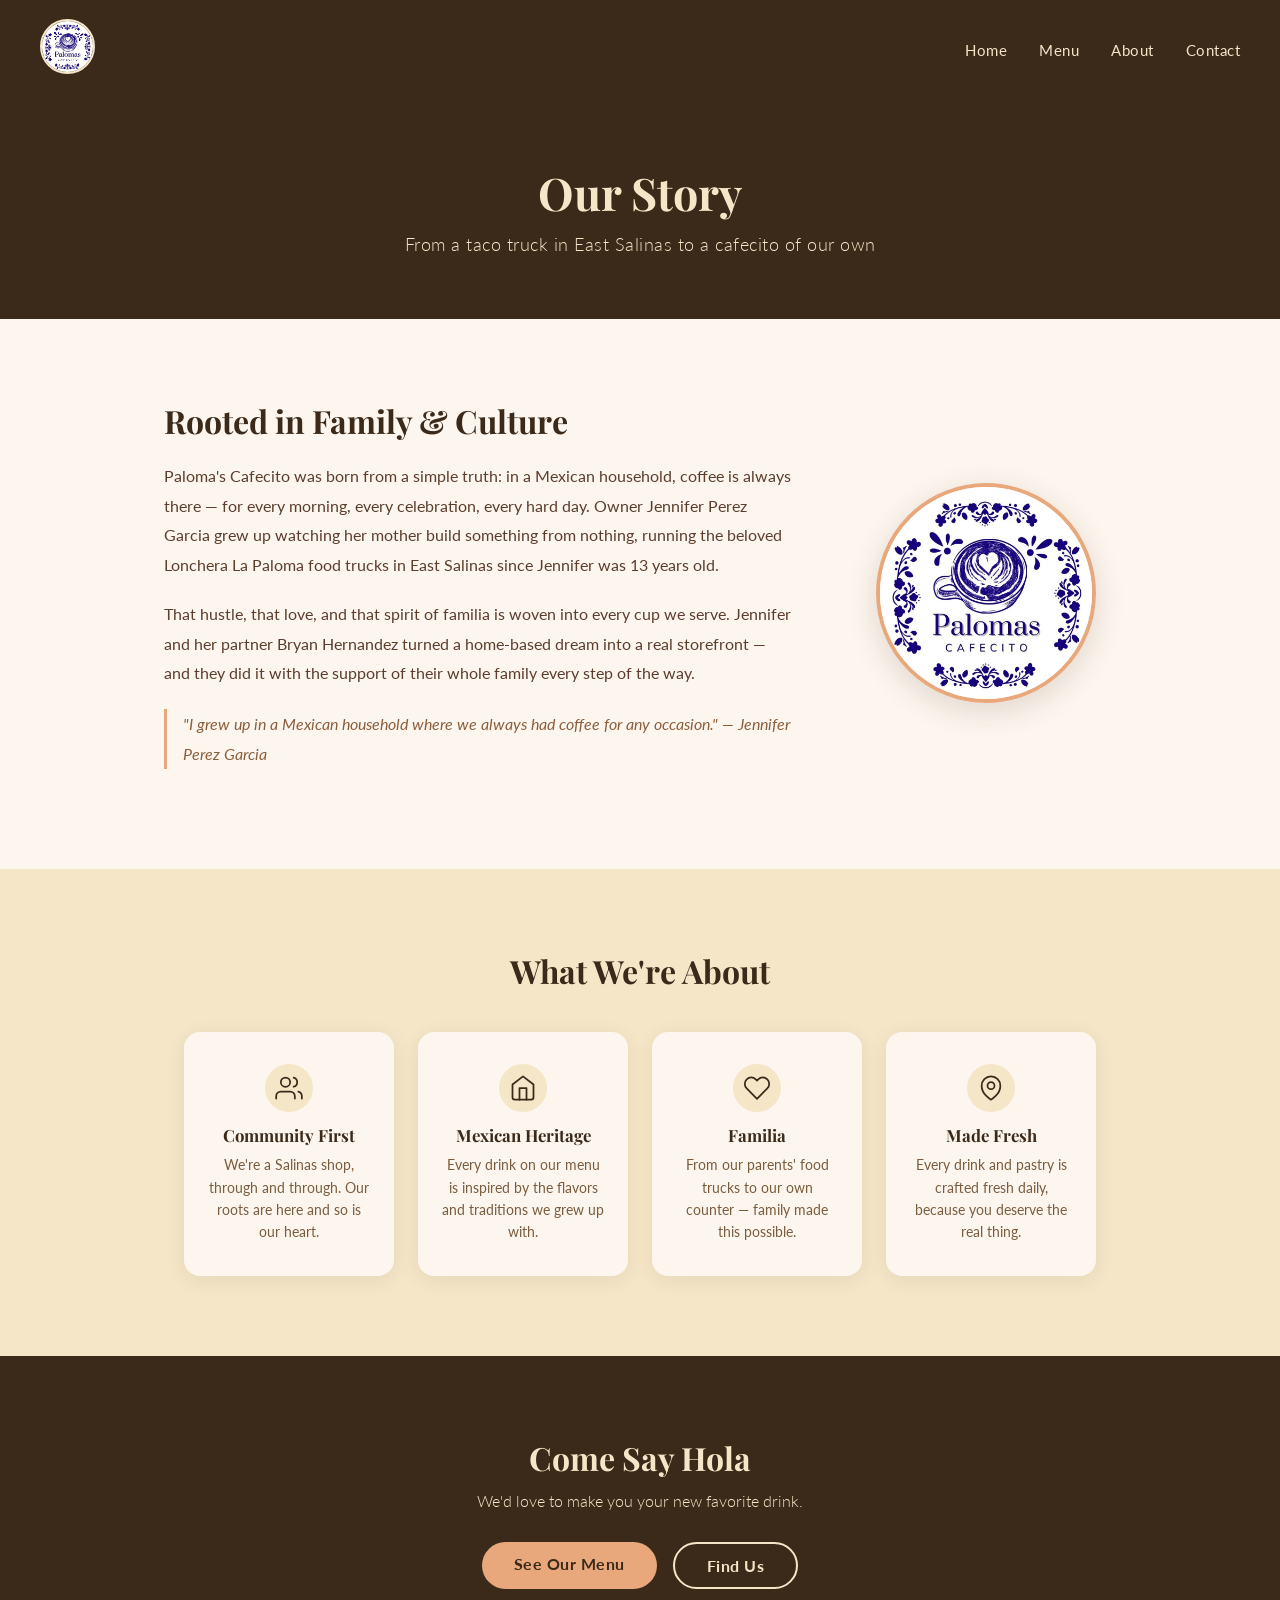
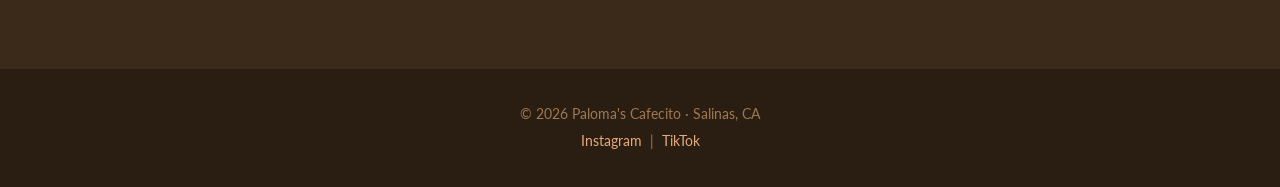
<file: about.html>
<!DOCTYPE html>
<html lang="en">
<head>
  <meta charset="UTF-8" />
  <meta name="viewport" content="width=device-width, initial-scale=1.0" />
  <title>About — Paloma's Cafecito</title>
  <link rel="stylesheet" href="style.css" />
  <link href="https://fonts.googleapis.com/css2?family=Playfair+Display:wght@400;700&family=Lato:wght@300;400;700&display=swap" rel="stylesheet" />
</head>
<body>

  <!-- NAVBAR -->
  <nav class="navbar">
    <div class="logo">
      <img src="images/palomas_cafecito_logo.jpg" alt="Paloma's Cafecito Logo" class="nav-logo" />
    </div>
    <button class="hamburger" id="hamburger">
      <span></span>
      <span></span>
      <span></span>
    </button>
    <ul class="nav-links" id="nav-links">
      <li><a href="index.html">Home</a></li>
      <li><a href="menu.html">Menu</a></li>
      <li><a href="about.html">About</a></li>
      <li><a href="contact.html">Contact</a></li>
    </ul>
  </nav>

  <!-- PAGE HEADER -->
  <section class="page-header">
    <h1>Our Story</h1>
    <p>From a taco truck in East Salinas to a cafecito of our own</p>
  </section>

  <!-- STORY SECTION -->
  <section class="about-section">
    <div class="container about-grid">
      <div class="about-text">
        <h2>Rooted in Family & Culture</h2>
        <p>
          Paloma's Cafecito was born from a simple truth: in a Mexican household,
          coffee is always there — for every morning, every celebration, every hard day.
          Owner Jennifer Perez Garcia grew up watching her mother build something from
          nothing, running the beloved Lonchera La Paloma food trucks in East Salinas
          since Jennifer was 13 years old.
        </p>
        <p>
          That hustle, that love, and that spirit of familia is woven into every cup
          we serve. Jennifer and her partner Bryan Hernandez turned a home-based dream
          into a real storefront — and they did it with the support of their whole family
          every step of the way.
        </p>
        <p>
          "I grew up in a Mexican household where we always had coffee for any occasion."
          — Jennifer Perez Garcia
        </p>
      </div>
      <div class="about-logo-block">
        <img src="images/palomas_cafecito_logo.jpg" alt="Paloma's Cafecito" class="about-logo-img" />
      </div>
    </div>
  </section>

  <!-- VALUES SECTION -->
  <section class="values-section">
    <div class="container">
      <h2>What We're About</h2>
      <div class="values-grid">
        <div class="value-card">
          <div class="icon" id="icon-community-val"></div>
          <h3>Community First</h3>
          <p>We're a Salinas shop, through and through. Our roots are here and so is our heart.</p>
        </div>
        <div class="value-card">
          <div class="icon" id="icon-heritage-val"></div>
          <h3>Mexican Heritage</h3>
          <p>Every drink on our menu is inspired by the flavors and traditions we grew up with.</p>
        </div>
        <div class="value-card">
          <div class="icon" id="icon-familia-val"></div>
          <h3>Familia</h3>
          <p>From our parents' food trucks to our own counter — family made this possible.</p>
        </div>
        <div class="value-card">
          <div class="icon" id="icon-fresh-val"></div>
          <h3>Made Fresh</h3>
          <p>Every drink and pastry is crafted fresh daily, because you deserve the real thing.</p>
        </div>
      </div>
    </div>
  </section>

  <!-- CTA -->
  <section class="about-cta">
    <div class="container">
      <h2>Come Say Hola</h2>
      <p>We'd love to make you your new favorite drink.</p>
      <div class="cta-buttons">
        <a href="menu.html" class="btn">See Our Menu</a>
        <a href="contact.html" class="btn btn-outline-light">Find Us</a>
      </div>
    </div>
  </section>

  <!-- FOOTER -->
  <footer>
    <p>© 2026 Paloma's Cafecito · Salinas, CA</p>
    <p>
      <a href="https://www.instagram.com/palomascafecito/" target="_blank">Instagram</a> &nbsp;|&nbsp;
      <a href="https://www.tiktok.com/@palomascafecito" target="_blank">TikTok</a>
    </p>
  </footer>

  <script src="icons.js"></script>
  <script src="script.js"></script>
</body>
</html>
</file>
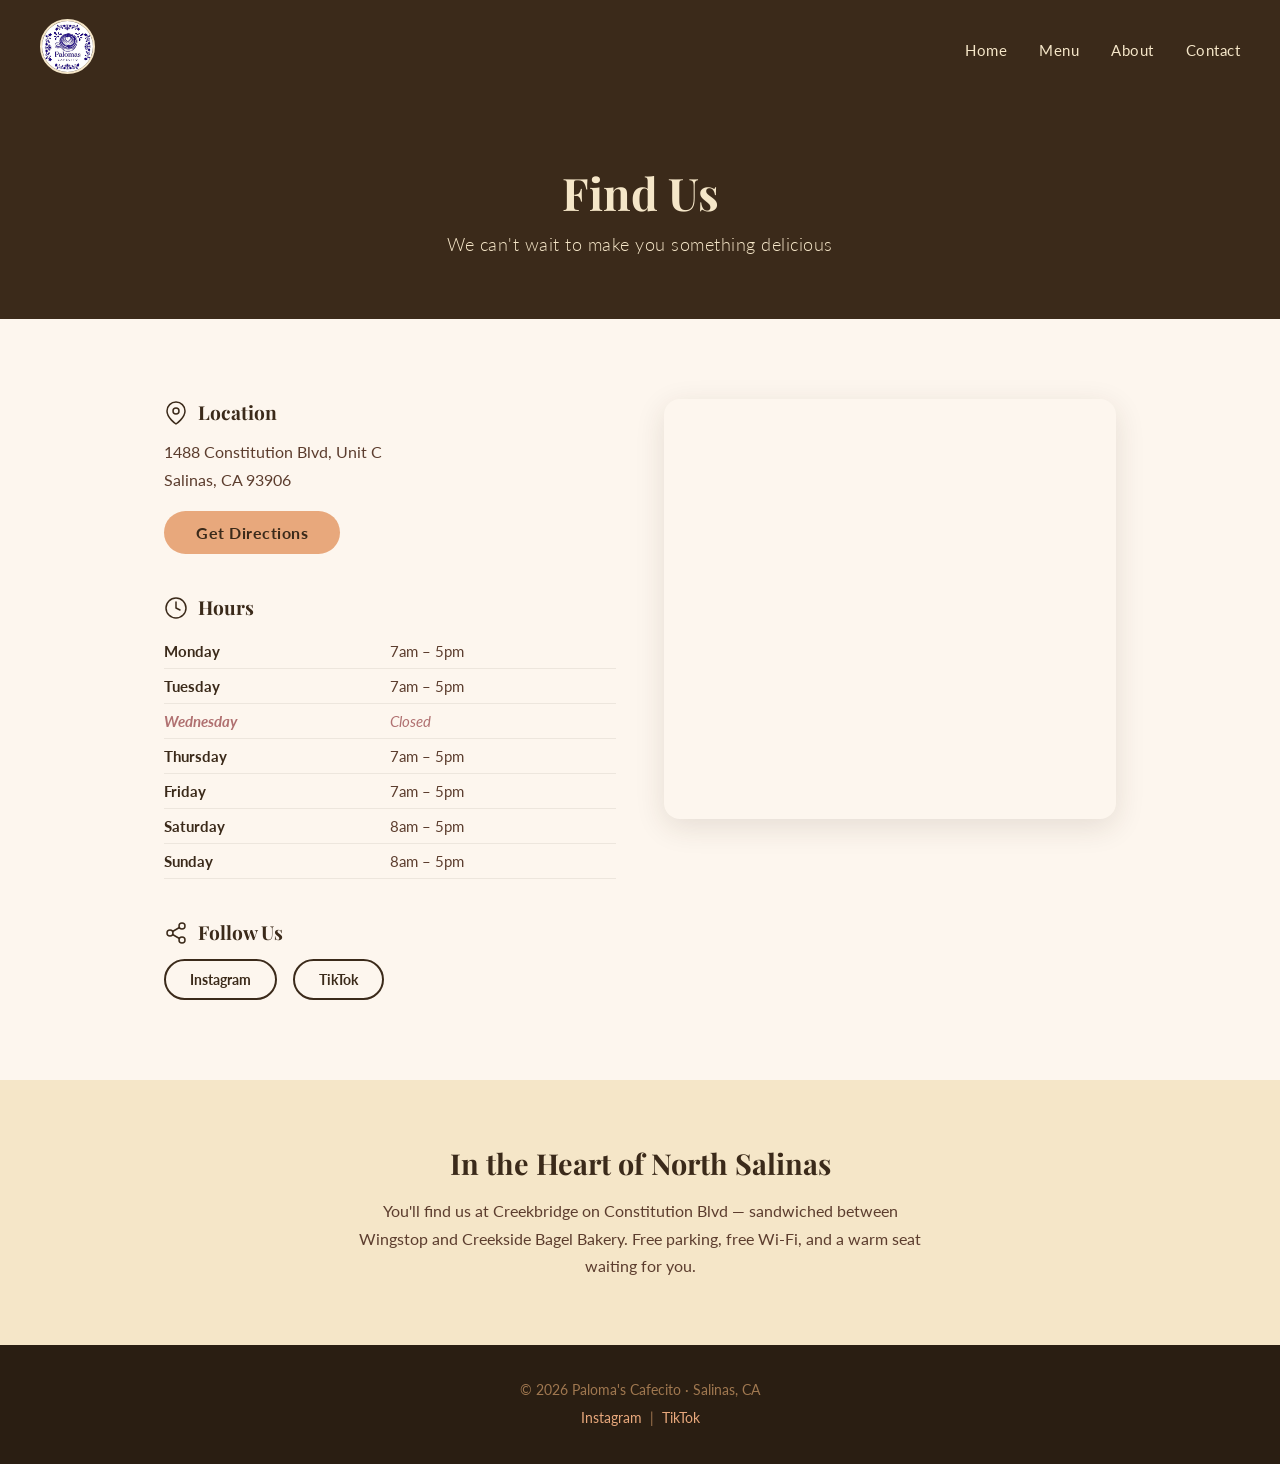
<file: contact.html>
<!DOCTYPE html>
<html lang="en">
<head>
  <meta charset="UTF-8" />
  <meta name="viewport" content="width=device-width, initial-scale=1.0" />
  <title>Contact — Paloma's Cafecito</title>
  <link rel="stylesheet" href="style.css" />
  <link href="https://fonts.googleapis.com/css2?family=Playfair+Display:wght@400;700&family=Lato:wght@300;400;700&display=swap" rel="stylesheet" />
</head>
<body>

  <!-- NAVBAR -->
  <nav class="navbar">
    <div class="logo">
      <img src="images/palomas_cafecito_logo.jpg" alt="Paloma's Cafecito Logo" class="nav-logo" />
    </div>
    <button class="hamburger" id="hamburger">
      <span></span>
      <span></span>
      <span></span>
    </button>
    <ul class="nav-links" id="nav-links">
      <li><a href="index.html">Home</a></li>
      <li><a href="menu.html">Menu</a></li>
      <li><a href="about.html">About</a></li>
      <li><a href="contact.html">Contact</a></li>
    </ul>
  </nav>

  <!-- PAGE HEADER -->
  <section class="page-header">
    <h1>Find Us</h1>
    <p>We can't wait to make you something delicious</p>
  </section>

  <!-- CONTACT GRID -->
  <section class="contact-section">
    <div class="container contact-grid">

      <!-- LEFT: INFO -->
      <div class="contact-info">

        <div class="contact-block">
          <h3><span class="contact-icon" id="icon-location"></span> Location</h3>
          <p>1488 Constitution Blvd, Unit C<br />Salinas, CA 93906</p>
          <a href="https://maps.google.com/?q=1488+Constitution+Blvd+Unit+C+Salinas+CA" target="_blank" class="btn" style="margin-top:1rem; display:inline-block;">Get Directions</a>
        </div>

        <div class="contact-block">
          <h3><span class="contact-icon" id="icon-clock"></span> Hours</h3>
          <table class="hours-table">
            <tr><td>Monday</td><td>7am – 5pm</td></tr>
            <tr><td>Tuesday</td><td>7am – 5pm</td></tr>
            <tr class="closed"><td>Wednesday</td><td>Closed</td></tr>
            <tr><td>Thursday</td><td>7am – 5pm</td></tr>
            <tr><td>Friday</td><td>7am – 5pm</td></tr>
            <tr><td>Saturday</td><td>8am – 5pm</td></tr>
            <tr><td>Sunday</td><td>8am – 5pm</td></tr>
          </table>
        </div>

        <div class="contact-block">
          <h3><span class="contact-icon" id="icon-social"></span> Follow Us</h3>
          <div class="social-links">
            <a href="https://www.instagram.com/palomascafecito/" target="_blank" class="social-btn">Instagram</a>
            <a href="https://www.tiktok.com/@palomascafecito" target="_blank" class="social-btn">TikTok</a>
          </div>
        </div>

      </div>

      <!-- RIGHT: MAP -->
      <div class="contact-map">
        <iframe
          src="https://www.google.com/maps/embed?pb=!1m18!1m12!1m3!1d3179.784!2d-121.6430!3d36.7060!2m3!1f0!2f0!3f0!3m2!1i1024!2i768!4f13.1!3m3!1m2!1s0x808de86b2f3e1e4f%3A0x1!2s1488+Constitution+Blvd%2C+Salinas%2C+CA+93906!5e0!3m2!1sen!2sus!4v1"
          width="100%"
          height="100%"
          style="border:0; border-radius: 16px;"
          allowfullscreen=""
          loading="lazy"
          referrerpolicy="no-referrer-when-downgrade">
        </iframe>
      </div>

    </div>
  </section>

  <!-- NEIGHBORHOOD NOTE -->
  <section class="neighborhood">
    <div class="container">
      <h2>In the Heart of North Salinas</h2>
      <p>
        You'll find us at Creekbridge on Constitution Blvd — sandwiched between
        Wingstop and Creekside Bagel Bakery. Free parking, free Wi-Fi, and a
        warm seat waiting for you.
      </p>
    </div>
  </section>

  <!-- FOOTER -->
  <footer>
    <p>© 2026 Paloma's Cafecito · Salinas, CA</p>
    <p>
      <a href="https://www.instagram.com/palomascafecito/" target="_blank">Instagram</a> &nbsp;|&nbsp;
      <a href="https://www.tiktok.com/@palomascafecito" target="_blank">TikTok</a>
    </p>
  </footer>

  <script src="icons.js"></script>
  <script src="script.js"></script>
</body>
</html>
</file>
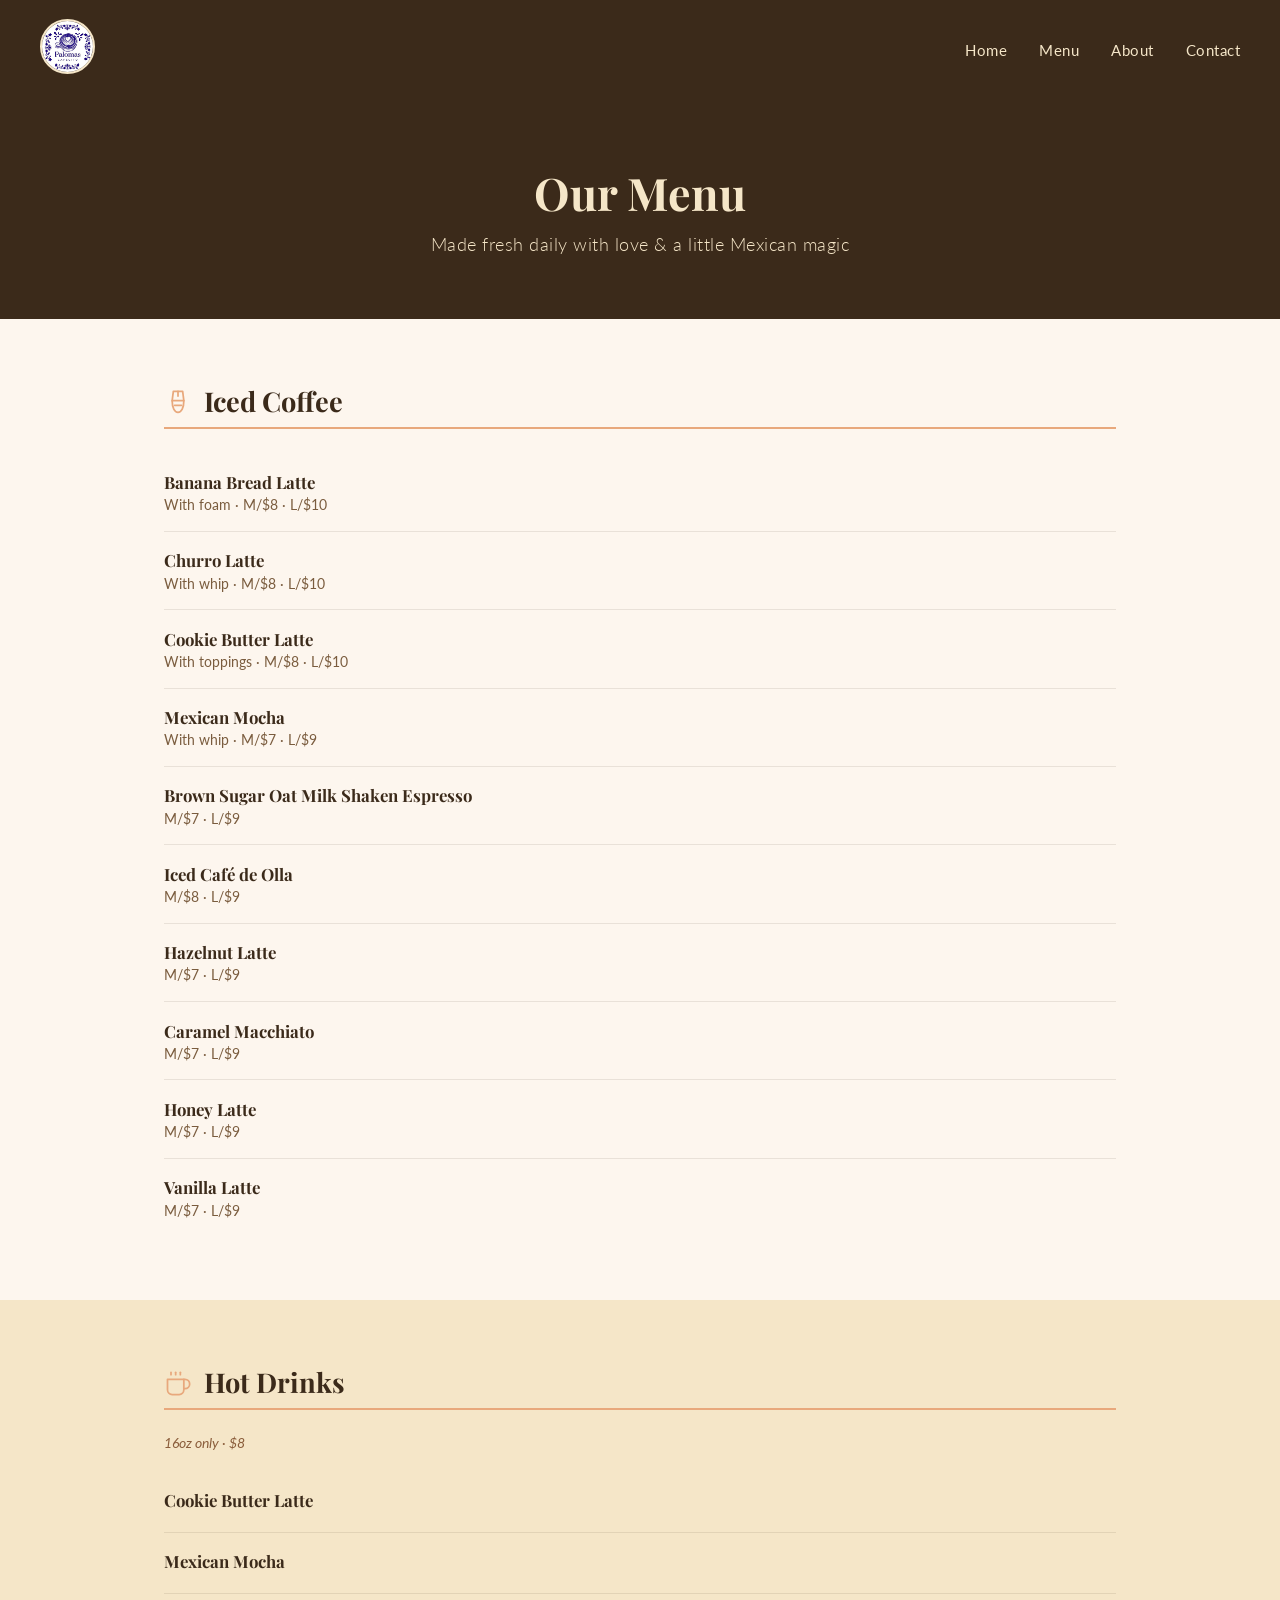
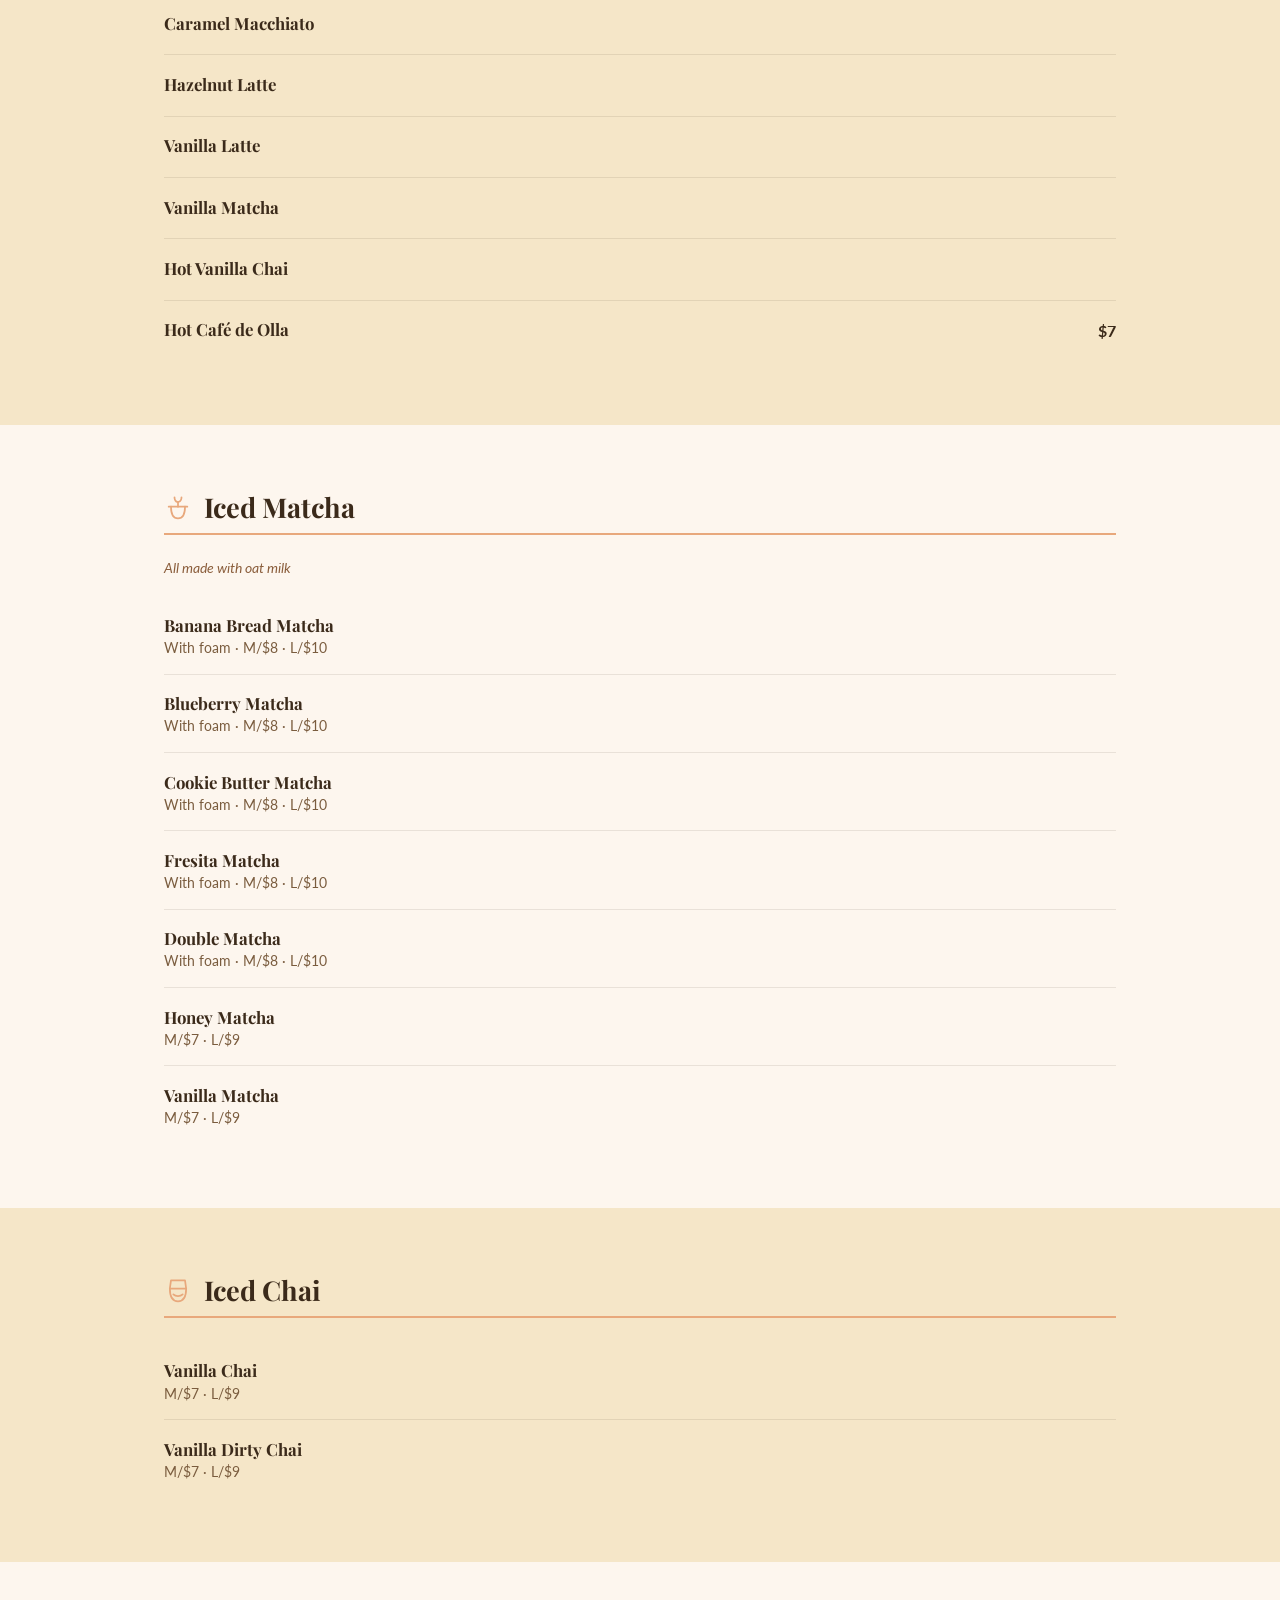
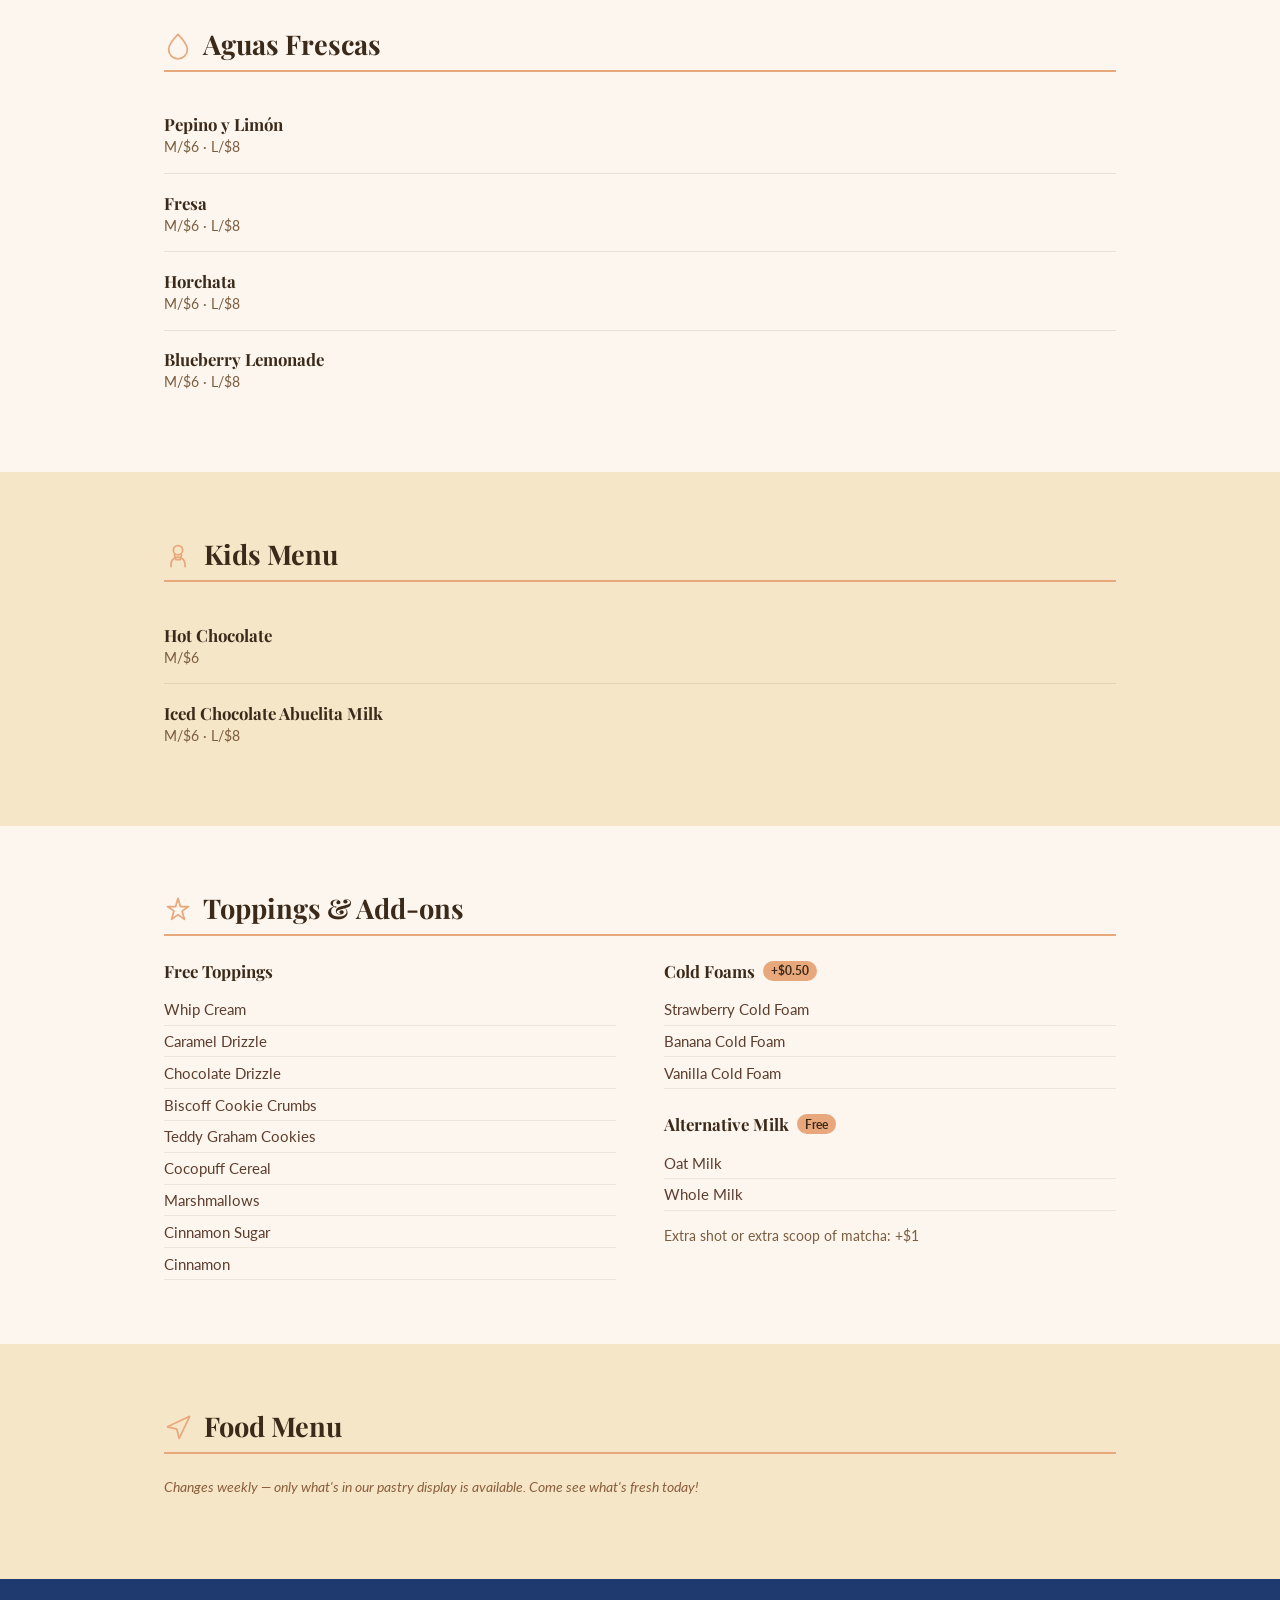
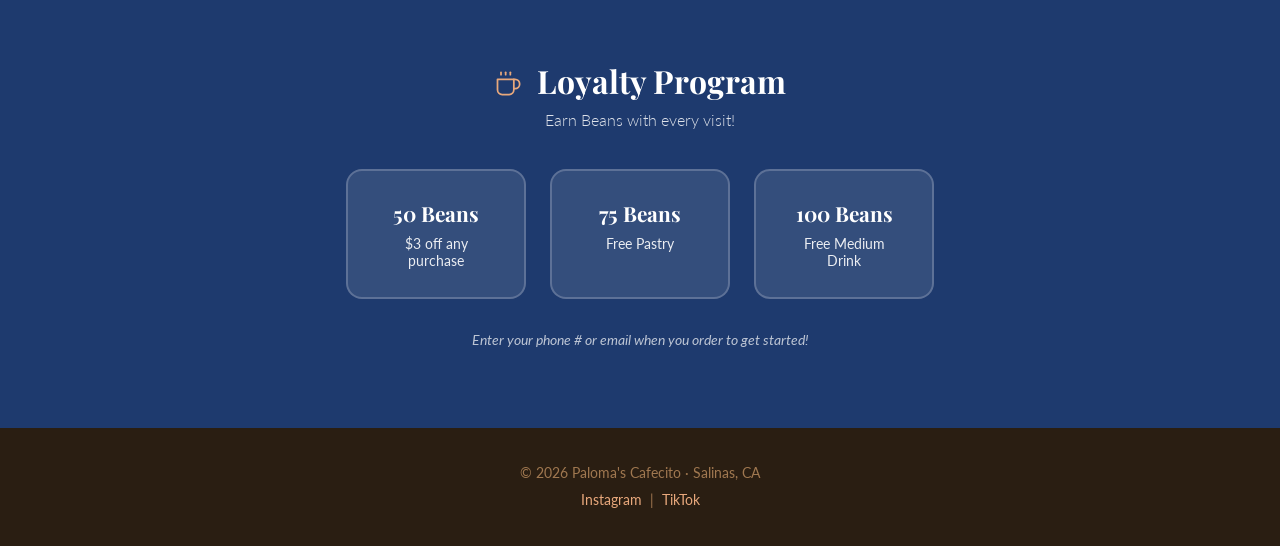
<file: menu.html>
<!DOCTYPE html>
<html lang="en">
<head>
  <meta charset="UTF-8" />
  <meta name="viewport" content="width=device-width, initial-scale=1.0" />
  <title>Menu — Paloma's Cafecito</title>
  <link rel="stylesheet" href="style.css" />
  <link href="https://fonts.googleapis.com/css2?family=Playfair+Display:wght@400;700&family=Lato:wght@300;400;700&display=swap" rel="stylesheet" />
</head>
<body>

  <!-- NAVBAR -->
  <nav class="navbar">
    <div class="logo">
      <img src="images/palomas_cafecito_logo.jpg" alt="Paloma's Cafecito Logo" class="nav-logo" />
    </div>
    <button class="hamburger" id="hamburger">
      <span></span>
      <span></span>
      <span></span>
    </button>
    <ul class="nav-links" id="nav-links">
      <li><a href="index.html">Home</a></li>
      <li><a href="menu.html">Menu</a></li>
      <li><a href="about.html">About</a></li>
      <li><a href="contact.html">Contact</a></li>
    </ul>
  </nav>

  <!-- PAGE HEADER -->
  <section class="page-header">
    <h1>Our Menu</h1>
    <p>Made fresh daily with love & a little Mexican magic</p>
  </section>

  <!-- ICED COFFEE -->
  <section class="menu-section">
    <div class="container">
      <h2 class="menu-category">
        <span class="menu-category-icon" id="icon-iced-coffee"></span> Iced Coffee
      </h2>
      <div class="menu-grid">
        <div class="menu-item"><div class="menu-item-info"><h3>Banana Bread Latte</h3><p>With foam · M/$8 · L/$10</p></div></div>
        <div class="menu-item"><div class="menu-item-info"><h3>Churro Latte</h3><p>With whip · M/$8 · L/$10</p></div></div>
        <div class="menu-item"><div class="menu-item-info"><h3>Cookie Butter Latte</h3><p>With toppings · M/$8 · L/$10</p></div></div>
        <div class="menu-item"><div class="menu-item-info"><h3>Mexican Mocha</h3><p>With whip · M/$7 · L/$9</p></div></div>
        <div class="menu-item"><div class="menu-item-info"><h3>Brown Sugar Oat Milk Shaken Espresso</h3><p>M/$7 · L/$9</p></div></div>
        <div class="menu-item"><div class="menu-item-info"><h3>Iced Café de Olla</h3><p>M/$8 · L/$9</p></div></div>
        <div class="menu-item"><div class="menu-item-info"><h3>Hazelnut Latte</h3><p>M/$7 · L/$9</p></div></div>
        <div class="menu-item"><div class="menu-item-info"><h3>Caramel Macchiato</h3><p>M/$7 · L/$9</p></div></div>
        <div class="menu-item"><div class="menu-item-info"><h3>Honey Latte</h3><p>M/$7 · L/$9</p></div></div>
        <div class="menu-item"><div class="menu-item-info"><h3>Vanilla Latte</h3><p>M/$7 · L/$9</p></div></div>
      </div>
    </div>
  </section>

  <!-- HOT DRINKS -->
  <section class="menu-section alt">
    <div class="container">
      <h2 class="menu-category">
        <span class="menu-category-icon" id="icon-hot-coffee"></span> Hot Drinks
      </h2>
      <p class="menu-note">16oz only · $8</p>
      <div class="menu-grid">
        <div class="menu-item"><div class="menu-item-info"><h3>Cookie Butter Latte</h3></div></div>
        <div class="menu-item"><div class="menu-item-info"><h3>Mexican Mocha</h3></div></div>
        <div class="menu-item"><div class="menu-item-info"><h3>Caramel Macchiato</h3></div></div>
        <div class="menu-item"><div class="menu-item-info"><h3>Hazelnut Latte</h3></div></div>
        <div class="menu-item"><div class="menu-item-info"><h3>Vanilla Latte</h3></div></div>
        <div class="menu-item"><div class="menu-item-info"><h3>Vanilla Matcha</h3></div></div>
        <div class="menu-item"><div class="menu-item-info"><h3>Hot Vanilla Chai</h3></div></div>
        <div class="menu-item">
          <div class="menu-item-info"><h3>Hot Café de Olla</h3></div>
          <span class="price">$7</span>
        </div>
      </div>
    </div>
  </section>

  <!-- ICED MATCHA -->
  <section class="menu-section">
    <div class="container">
      <h2 class="menu-category">
        <span class="menu-category-icon" id="icon-matcha"></span> Iced Matcha
      </h2>
      <p class="menu-note">All made with oat milk</p>
      <div class="menu-grid">
        <div class="menu-item"><div class="menu-item-info"><h3>Banana Bread Matcha</h3><p>With foam · M/$8 · L/$10</p></div></div>
        <div class="menu-item"><div class="menu-item-info"><h3>Blueberry Matcha</h3><p>With foam · M/$8 · L/$10</p></div></div>
        <div class="menu-item"><div class="menu-item-info"><h3>Cookie Butter Matcha</h3><p>With foam · M/$8 · L/$10</p></div></div>
        <div class="menu-item"><div class="menu-item-info"><h3>Fresita Matcha</h3><p>With foam · M/$8 · L/$10</p></div></div>
        <div class="menu-item"><div class="menu-item-info"><h3>Double Matcha</h3><p>With foam · M/$8 · L/$10</p></div></div>
        <div class="menu-item"><div class="menu-item-info"><h3>Honey Matcha</h3><p>M/$7 · L/$9</p></div></div>
        <div class="menu-item"><div class="menu-item-info"><h3>Vanilla Matcha</h3><p>M/$7 · L/$9</p></div></div>
      </div>
    </div>
  </section>

  <!-- ICED CHAI -->
  <section class="menu-section alt">
    <div class="container">
      <h2 class="menu-category">
        <span class="menu-category-icon" id="icon-chai"></span> Iced Chai
      </h2>
      <div class="menu-grid">
        <div class="menu-item"><div class="menu-item-info"><h3>Vanilla Chai</h3><p>M/$7 · L/$9</p></div></div>
        <div class="menu-item"><div class="menu-item-info"><h3>Vanilla Dirty Chai</h3><p>M/$7 · L/$9</p></div></div>
      </div>
    </div>
  </section>

  <!-- AGUAS FRESCAS -->
  <section class="menu-section">
    <div class="container">
      <h2 class="menu-category">
        <span class="menu-category-icon" id="icon-agua"></span> Aguas Frescas
      </h2>
      <div class="menu-grid">
        <div class="menu-item"><div class="menu-item-info"><h3>Pepino y Limón</h3><p>M/$6 · L/$8</p></div></div>
        <div class="menu-item"><div class="menu-item-info"><h3>Fresa</h3><p>M/$6 · L/$8</p></div></div>
        <div class="menu-item"><div class="menu-item-info"><h3>Horchata</h3><p>M/$6 · L/$8</p></div></div>
        <div class="menu-item"><div class="menu-item-info"><h3>Blueberry Lemonade</h3><p>M/$6 · L/$8</p></div></div>
      </div>
    </div>
  </section>

  <!-- KIDS MENU -->
  <section class="menu-section alt">
    <div class="container">
      <h2 class="menu-category">
        <span class="menu-category-icon" id="icon-kids"></span> Kids Menu
      </h2>
      <div class="menu-grid">
        <div class="menu-item"><div class="menu-item-info"><h3>Hot Chocolate</h3><p>M/$6</p></div></div>
        <div class="menu-item"><div class="menu-item-info"><h3>Iced Chocolate Abuelita Milk</h3><p>M/$6 · L/$8</p></div></div>
      </div>
    </div>
  </section>

  <!-- TOPPINGS -->
  <section class="menu-section">
    <div class="container">
      <h2 class="menu-category">
        <span class="menu-category-icon" id="icon-sparkle"></span> Toppings & Add-ons
      </h2>
      <div class="toppings-grid">
        <div class="toppings-col">
          <h3>Free Toppings</h3>
          <ul>
            <li>Whip Cream</li>
            <li>Caramel Drizzle</li>
            <li>Chocolate Drizzle</li>
            <li>Biscoff Cookie Crumbs</li>
            <li>Teddy Graham Cookies</li>
            <li>Cocopuff Cereal</li>
            <li>Marshmallows</li>
            <li>Cinnamon Sugar</li>
            <li>Cinnamon</li>
          </ul>
        </div>
        <div class="toppings-col">
          <h3>Cold Foams <span class="badge">+$0.50</span></h3>
          <ul>
            <li>Strawberry Cold Foam</li>
            <li>Banana Cold Foam</li>
            <li>Vanilla Cold Foam</li>
          </ul>
          <h3 style="margin-top:1.5rem">Alternative Milk <span class="badge">Free</span></h3>
          <ul>
            <li>Oat Milk</li>
            <li>Whole Milk</li>
          </ul>
          <p style="margin-top:1rem; font-size:0.88rem; color:#7a5c3e;">Extra shot or extra scoop of matcha: +$1</p>
        </div>
      </div>
    </div>
  </section>

  <!-- FOOD -->
  <section class="menu-section alt">
    <div class="container">
      <h2 class="menu-category">
        <span class="menu-category-icon" id="icon-pastry"></span> Food Menu
      </h2>
      <p class="menu-note">Changes weekly — only what's in our pastry display is available. Come see what's fresh today!</p>
    </div>
  </section>

  <!-- LOYALTY -->
  <section class="loyalty-section">
    <div class="container">
      <h2><span class="menu-category-icon" id="icon-loyalty" style="vertical-align:middle; margin-right:0.5rem;"></span> Loyalty Program</h2>
      <p class="loyalty-sub">Earn Beans with every visit!</p>
      <div class="loyalty-tiers">
        <div class="loyalty-tier">
          <div class="beans">50 Beans</div>
          <div class="reward">$3 off any purchase</div>
        </div>
        <div class="loyalty-tier">
          <div class="beans">75 Beans</div>
          <div class="reward">Free Pastry</div>
        </div>
        <div class="loyalty-tier">
          <div class="beans">100 Beans</div>
          <div class="reward">Free Medium Drink</div>
        </div>
      </div>
      <p class="loyalty-note">Enter your phone # or email when you order to get started!</p>
    </div>
  </section>

  <!-- FOOTER -->
  <footer>
    <p>© 2026 Paloma's Cafecito · Salinas, CA</p>
    <p>
      <a href="https://www.instagram.com/palomascafecito/" target="_blank">Instagram</a> &nbsp;|&nbsp;
      <a href="https://www.tiktok.com/@palomascafecito" target="_blank">TikTok</a>
    </p>
  </footer>

  <script src="icons.js"></script>
  <script src="script.js"></script>
</body>
</html>
</file>
<file: style.css>
/* === RESET & BASE === */
* {
  margin: 0;
  padding: 0;
  box-sizing: border-box;
}

body {
  font-family: 'Lato', sans-serif;
  color: #3b2a1a;
  background-color: #fdf6ee;
}

/* === NAVBAR === */
.navbar {
  display: flex;
  justify-content: space-between;
  align-items: center;
  padding: 1.2rem 2.5rem;
  background-color: #3b2a1a;
  position: sticky;
  top: 0;
  z-index: 100;
}

.logo {
  font-family: 'Playfair Display', serif;
  font-size: 1.4rem;
  color: #f5e6c8;
  letter-spacing: 1px;
}

.nav-logo {
  height: 55px;
  width: 55px;
  border-radius: 50%;
  object-fit: cover;
  border: 2px solid #f5e6c8;
}

.nav-links {
  list-style: none;
  display: flex;
  gap: 2rem;
}

.nav-links a {
  color: #f5e6c8;
  text-decoration: none;
  font-size: 0.95rem;
  letter-spacing: 0.5px;
  transition: color 0.2s;
}

.nav-links a:hover {
  color: #e8a87c;
}

/* === HERO === */
.hero {
  background: linear-gradient(rgba(59,42,26,0.55), rgba(59,42,26,0.55)),
              url('images/outside_view.png') center/cover no-repeat;
  height: 90vh;
  display: flex;
  align-items: center;
  justify-content: center;
  text-align: center;
  color: #fdf6ee;
}

.hero-content h1 {
  font-family: 'Playfair Display', serif;
  font-size: 3.5rem;
  margin-bottom: 1rem;
}

.hero-content p {
  font-size: 1.2rem;
  margin-bottom: 2rem;
  font-weight: 300;
  letter-spacing: 1px;
}

/* === BUTTONS === */
.btn {
  display: inline-block;
  padding: 0.75rem 2rem;
  background-color: #e8a87c;
  color: #3b2a1a;
  text-decoration: none;
  border-radius: 30px;
  font-weight: 700;
  letter-spacing: 0.5px;
  transition: background-color 0.2s;
}

.btn:hover {
  background-color: #d4845a;
}

.btn-outline {
  background-color: transparent;
  border: 2px solid #3b2a1a;
  color: #3b2a1a;
}

.btn-outline:hover {
  background-color: #3b2a1a;
  color: #fdf6ee;
}

/* === SECTIONS === */
.container {
  max-width: 1000px;
  margin: 0 auto;
  padding: 0 1.5rem;
}

.about-snippet {
  padding: 5rem 2rem;
  text-align: center;
  background-color: #fdf6ee;
}

.about-snippet h2 {
  font-family: 'Playfair Display', serif;
  font-size: 2rem;
  margin-bottom: 1rem;
}

.about-snippet p {
  max-width: 620px;
  margin: 0 auto 2rem;
  line-height: 1.8;
  color: #5c3d2e;
}

/* === FEATURED CARDS === */
.featured {
  padding: 5rem 2rem;
  background-color: #f5e6c8;
  text-align: center;
}

.featured h2 {
  font-family: 'Playfair Display', serif;
  font-size: 2rem;
  margin-bottom: 2.5rem;
}

.cards {
  display: flex;
  gap: 2rem;
  justify-content: center;
  flex-wrap: wrap;
}

.card {
  background: #fdf6ee;
  border-radius: 16px;
  padding: 2rem 1.5rem;
  width: 260px;
  box-shadow: 0 4px 20px rgba(59,42,26,0.08);
  transition: transform 0.2s;
}

.card:hover {
  transform: translateY(-6px);
}

.card-icon {
  font-size: 2.5rem;
  margin-bottom: 1rem;
}

.card h3 {
  font-family: 'Playfair Display', serif;
  font-size: 1.2rem;
  margin-bottom: 0.5rem;
}

.card p {
  font-size: 0.9rem;
  color: #5c3d2e;
  line-height: 1.6;
}

/* === HOURS BANNER === */
.hours-banner {
  padding: 5rem 2rem;
  background-color: #3b2a1a;
  text-align: center;
  color: #f5e6c8;
}

.hours-banner h2 {
  font-family: 'Playfair Display', serif;
  font-size: 2rem;
  margin-bottom: 1rem;
}

.hours-banner p {
  margin-bottom: 0.5rem;
  font-size: 1rem;
  line-height: 1.8;
}

.hours-banner .btn {
  margin-top: 1.5rem;
}

/* === FOOTER === */
footer {
  padding: 2rem;
  text-align: center;
  background-color: #2a1e12;
  color: #a07850;
  font-size: 0.85rem;
  line-height: 2;
}

footer a {
  color: #e8a87c;
  text-decoration: none;
}

footer a:hover {
  text-decoration: underline;
}

/* === PAGE HEADER === */
.page-header {
  background-color: #3b2a1a;
  color: #f5e6c8;
  text-align: center;
  padding: 4rem 2rem;
}

.page-header h1 {
  font-family: 'Playfair Display', serif;
  font-size: 2.8rem;
  margin-bottom: 0.75rem;
}

.page-header p {
  font-size: 1.1rem;
  font-weight: 300;
  letter-spacing: 0.5px;
}

/* === MENU SECTIONS === */
.menu-section {
  padding: 4rem 2rem;
  background-color: #fdf6ee;
}

.menu-section.alt {
  background-color: #f5e6c8;
}

.menu-category {
  font-family: 'Playfair Display', serif;
  font-size: 1.7rem;
  margin-bottom: 1.5rem;
  color: #3b2a1a;
  border-bottom: 2px solid #e8a87c;
  padding-bottom: 0.5rem;
}

.menu-grid {
  display: flex;
  flex-direction: column;
  gap: 0;
}

.menu-item {
  display: flex;
  justify-content: space-between;
  align-items: center;
  padding: 1.1rem 0;
  border-bottom: 1px solid rgba(59,42,26,0.1);
}

.menu-item:last-child {
  border-bottom: none;
}

.menu-item-info h3 {
  font-family: 'Playfair Display', serif;
  font-size: 1.05rem;
  margin-bottom: 0.2rem;
}

.menu-item-info p {
  font-size: 0.88rem;
  color: #7a5c3e;
}

.price {
  font-weight: 700;
  font-size: 1rem;
  color: #3b2a1a;
  white-space: nowrap;
  margin-left: 1.5rem;
}

/* === ABOUT PAGE === */
.about-section {
  padding: 5rem 2rem;
  background-color: #fdf6ee;
}

.about-grid {
  display: flex;
  gap: 4rem;
  align-items: center;
  flex-wrap: wrap;
}

.about-text {
  flex: 1;
  min-width: 280px;
}

.about-text h2 {
  font-family: 'Playfair Display', serif;
  font-size: 2rem;
  margin-bottom: 1.25rem;
  color: #3b2a1a;
}

.about-text p {
  line-height: 1.9;
  color: #5c3d2e;
  margin-bottom: 1.25rem;
  font-size: 0.97rem;
}

.about-text p:last-child {
  font-style: italic;
  font-size: 1rem;
  color: #8b5e3c;
  border-left: 3px solid #e8a87c;
  padding-left: 1rem;
}

.about-logo-block {
  flex: 0 0 260px;
  text-align: center;
}

.about-logo-img {
  width: 220px;
  height: 220px;
  border-radius: 50%;
  object-fit: cover;
  border: 4px solid #e8a87c;
  box-shadow: 0 8px 30px rgba(59,42,26,0.15);
}

/* === VALUES === */
.values-section {
  padding: 5rem 2rem;
  background-color: #f5e6c8;
  text-align: center;
}

.values-section h2 {
  font-family: 'Playfair Display', serif;
  font-size: 2rem;
  margin-bottom: 2.5rem;
  color: #3b2a1a;
}

.values-grid {
  display: flex;
  gap: 1.5rem;
  justify-content: center;
  flex-wrap: wrap;
}

.value-card {
  background: #fdf6ee;
  border-radius: 16px;
  padding: 2rem 1.5rem;
  width: 210px;
  box-shadow: 0 4px 20px rgba(59,42,26,0.08);
}

.value-icon {
  font-size: 2rem;
  margin-bottom: 0.75rem;
}

.value-card h3 {
  font-family: 'Playfair Display', serif;
  font-size: 1.05rem;
  margin-bottom: 0.5rem;
  color: #3b2a1a;
}

.value-card p {
  font-size: 0.87rem;
  color: #7a5c3e;
  line-height: 1.6;
}

/* === ABOUT CTA === */
.about-cta {
  padding: 5rem 2rem;
  background-color: #3b2a1a;
  text-align: center;
  color: #f5e6c8;
}

.about-cta h2 {
  font-family: 'Playfair Display', serif;
  font-size: 2rem;
  margin-bottom: 0.75rem;
}

.about-cta p {
  margin-bottom: 2rem;
  font-size: 1rem;
  font-weight: 300;
}

.cta-buttons {
  display: flex;
  gap: 1rem;
  justify-content: center;
  flex-wrap: wrap;
}

.btn-outline-light {
  background-color: transparent;
  border: 2px solid #f5e6c8;
  color: #f5e6c8;
}

.btn-outline-light:hover {
  background-color: #f5e6c8;
  color: #3b2a1a;
}

/* === MENU NOTE === */
.menu-note {
  font-size: 0.9rem;
  color: #8b5e3c;
  font-style: italic;
  margin-bottom: 1.25rem;
}

/* === TOPPINGS === */
.toppings-grid {
  display: flex;
  gap: 3rem;
  flex-wrap: wrap;
}

.toppings-col {
  flex: 1;
  min-width: 220px;
}

.toppings-col h3 {
  font-family: 'Playfair Display', serif;
  font-size: 1.05rem;
  margin-bottom: 0.75rem;
  color: #3b2a1a;
  display: flex;
  align-items: center;
  gap: 0.5rem;
}

.toppings-col ul {
  list-style: none;
  padding: 0;
}

.toppings-col ul li {
  padding: 0.4rem 0;
  border-bottom: 1px solid rgba(59,42,26,0.08);
  font-size: 0.92rem;
  color: #5c3d2e;
}

.badge {
  font-size: 0.75rem;
  background-color: #e8a87c;
  color: #3b2a1a;
  padding: 0.15rem 0.5rem;
  border-radius: 20px;
  font-family: 'Lato', sans-serif;
  font-weight: 700;
}

/* === LOYALTY === */
.loyalty-section {
  padding: 5rem 2rem;
  background-color: #1e3a6e;
  text-align: center;
  color: #fff;
}

.loyalty-section h2 {
  font-family: 'Playfair Display', serif;
  font-size: 2rem;
  margin-bottom: 0.5rem;
}

.loyalty-sub {
  font-size: 1rem;
  font-weight: 300;
  margin-bottom: 2.5rem;
  opacity: 0.85;
}

.loyalty-tiers {
  display: flex;
  gap: 1.5rem;
  justify-content: center;
  flex-wrap: wrap;
  margin-bottom: 2rem;
}

.loyalty-tier {
  background: rgba(255,255,255,0.1);
  border: 2px solid rgba(255,255,255,0.2);
  border-radius: 16px;
  padding: 1.75rem 2rem;
  width: 180px;
}

.beans {
  font-family: 'Playfair Display', serif;
  font-size: 1.3rem;
  font-weight: 700;
  margin-bottom: 0.5rem;
}

.reward {
  font-size: 0.9rem;
  opacity: 0.9;
}

.loyalty-note {
  font-size: 0.88rem;
  opacity: 0.7;
  font-style: italic;
}

/* === CONTACT PAGE === */
.contact-section {
  padding: 5rem 2rem;
  background-color: #fdf6ee;
}

.contact-grid {
  display: flex;
  gap: 3rem;
  align-items: flex-start;
  flex-wrap: wrap;
}

.contact-info {
  flex: 1;
  min-width: 280px;
  display: flex;
  flex-direction: column;
  gap: 2.5rem;
}

.contact-block h3 {
  font-family: 'Playfair Display', serif;
  font-size: 1.2rem;
  margin-bottom: 0.75rem;
  color: #3b2a1a;
}

.contact-block p {
  color: #5c3d2e;
  line-height: 1.8;
  font-size: 0.97rem;
}

/* === HOURS TABLE === */
.hours-table {
  width: 100%;
  border-collapse: collapse;
  font-size: 0.95rem;
}

.hours-table td {
  padding: 0.5rem 0;
  color: #5c3d2e;
  border-bottom: 1px solid rgba(59,42,26,0.08);
}

.hours-table td:first-child {
  font-weight: 700;
  color: #3b2a1a;
  width: 50%;
}

.hours-table tr.closed td {
  color: #b07070;
  font-style: italic;
}

/* === SOCIAL BUTTONS === */
.social-links {
  display: flex;
  gap: 1rem;
  flex-wrap: wrap;
}

.social-btn {
  display: inline-block;
  padding: 0.6rem 1.5rem;
  border: 2px solid #3b2a1a;
  border-radius: 30px;
  color: #3b2a1a;
  text-decoration: none;
  font-size: 0.9rem;
  font-weight: 700;
  transition: all 0.2s;
}

.social-btn:hover {
  background-color: #3b2a1a;
  color: #f5e6c8;
}

/* === MAP === */
.contact-map {
  flex: 1;
  min-width: 280px;
  height: 420px;
  border-radius: 16px;
  overflow: hidden;
  box-shadow: 0 8px 30px rgba(59,42,26,0.12);
}

/* === NEIGHBORHOOD === */
.neighborhood {
  padding: 4rem 2rem;
  background-color: #f5e6c8;
  text-align: center;
}

.neighborhood h2 {
  font-family: 'Playfair Display', serif;
  font-size: 1.8rem;
  margin-bottom: 1rem;
  color: #3b2a1a;
}

.neighborhood p {
  max-width: 580px;
  margin: 0 auto;
  color: #5c3d2e;
  line-height: 1.8;
  font-size: 0.97rem;
}

/* === CUSTOM SVG ICONS === */
.icon {
  display: inline-flex;
  align-items: center;
  justify-content: center;
  width: 48px;
  height: 48px;
  background-color: #f5e6c8;
  border-radius: 50%;
  padding: 10px;
  margin-bottom: 0.75rem;
  color: #3b2a1a;
}

.icon svg {
  width: 100%;
  height: 100%;
  stroke: #3b2a1a;
}

.menu-category-icon {
  display: inline-flex;
  width: 28px;
  height: 28px;
  vertical-align: middle;
  margin-right: 0.4rem;
  color: #e8a87c;
  position: relative;
  top: -2px;
}

.menu-category-icon svg {
  width: 100%;
  height: 100%;
  stroke: #e8a87c;
}

.contact-icon {
  display: inline-flex;
  width: 24px;
  height: 24px;
  vertical-align: middle;
  margin-right: 0.4rem;
  position: relative;
  top: -2px;
}

.contact-icon svg {
  width: 100%;
  height: 100%;
  stroke: #3b2a1a;
}

/* === SCROLL ANIMATIONS === */
.card,
.value-card,
.menu-item,
.menu-category,
.about-text,
.about-logo-block,
.contact-block,
.loyalty-tier,
.hours-banner,
.about-snippet,
.featured,
.neighborhood {
  opacity: 0;
  transform: translateY(24px);
  transition: opacity 0.5s ease, transform 0.5s ease;
}

.card.visible,
.value-card.visible,
.menu-item.visible,
.menu-category.visible,
.about-text.visible,
.about-logo-block.visible,
.contact-block.visible,
.loyalty-tier.visible,
.hours-banner.visible,
.about-snippet.visible,
.featured.visible,
.neighborhood.visible {
  opacity: 1;
  transform: translateY(0);
}

/* Stagger cards */
.card:nth-child(2) { transition-delay: 0.1s; }
.card:nth-child(3) { transition-delay: 0.2s; }
.value-card:nth-child(2) { transition-delay: 0.1s; }
.value-card:nth-child(3) { transition-delay: 0.2s; }
.value-card:nth-child(4) { transition-delay: 0.3s; }
.loyalty-tier:nth-child(2) { transition-delay: 0.1s; }
.loyalty-tier:nth-child(3) { transition-delay: 0.2s; }

/* === HAMBURGER BUTTON === */
.hamburger {
  display: none;
  flex-direction: column;
  gap: 5px;
  background: none;
  border: none;
  cursor: pointer;
  padding: 4px;
}

.hamburger span {
  display: block;
  width: 25px;
  height: 2px;
  background-color: #f5e6c8;
  border-radius: 2px;
  transition: all 0.3s ease;
}

.hamburger.active span:nth-child(1) {
  transform: translateY(7px) rotate(45deg);
}
.hamburger.active span:nth-child(2) {
  opacity: 0;
}
.hamburger.active span:nth-child(3) {
  transform: translateY(-7px) rotate(-45deg);
}

/* === MOBILE RESPONSIVE === */
@media (max-width: 768px) {
  .hamburger {
    display: flex;
  }

  .nav-links {
    display: none;
    position: absolute;
    top: 100%;
    left: 0;
    right: 0;
    background-color: #3b2a1a;
    flex-direction: column;
    padding: 1.5rem 2.5rem;
    gap: 1.25rem;
    z-index: 99;
  }

  .nav-links.open {
    display: flex;
  }

  .hero-content h1 {
    font-size: 2.4rem;
  }

  .cards {
    flex-direction: column;
    align-items: center;
  }

  .about-grid {
    flex-direction: column;
  }

  .about-logo-block {
    flex: unset;
  }

  .values-grid {
    flex-direction: column;
    align-items: center;
  }

  .contact-grid {
    flex-direction: column;
  }

  .contact-map {
    height: 300px;
  }

  .loyalty-tiers {
    flex-direction: column;
    align-items: center;
  }

  .toppings-grid {
    flex-direction: column;
  }

  .cta-buttons {
    flex-direction: column;
    align-items: center;
  }

  .hours-banner p {
    font-size: 0.9rem;
  }
}
</file>
